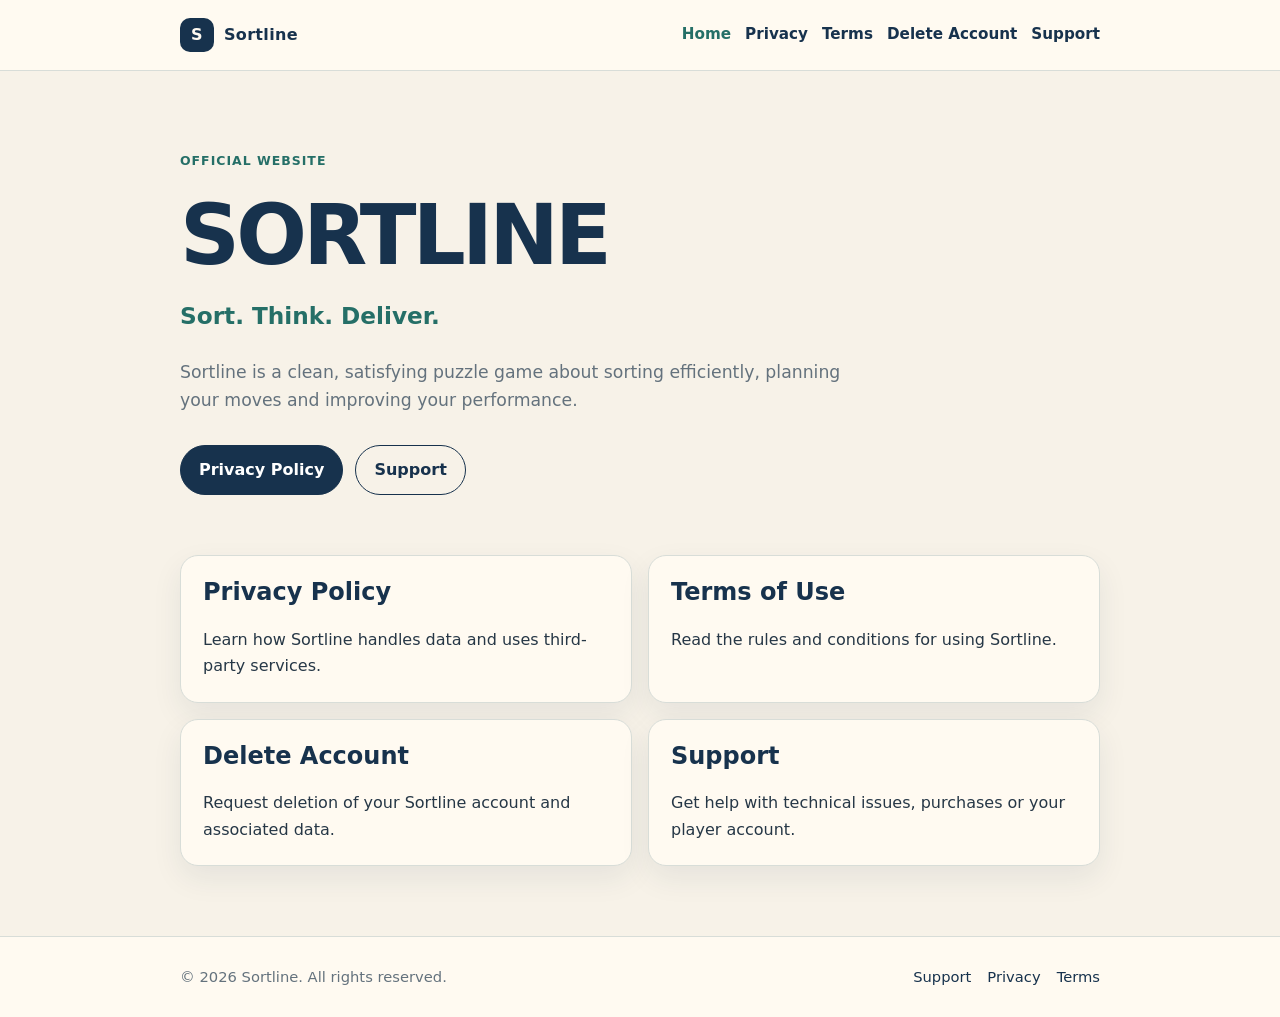
<file: index.html>
<!doctype html>
<html lang="en">
<head>
  <meta charset="utf-8">
  <meta name="viewport" content="width=device-width, initial-scale=1">
  <meta name="description" content="Official website for Sortline, a clean and satisfying sorting puzzle game.">
  <meta name="robots" content="index, follow">
  <title>Sortline — Sort. Think. Deliver.</title>
  <link rel="stylesheet" href="styles.css">
</head>
<body>
  <header class="site-header">
    <nav class="nav" aria-label="Main navigation">
      <a class="brand" href="./" aria-current="page">
        <span class="brand-mark" aria-hidden="true">S</span>
        <span>Sortline</span>
      </a>
      <div class="nav-links">
        <a href="./" aria-current="page">Home</a>
        <a href="privacy/">Privacy</a>
        <a href="terms/">Terms</a>
        <a href="delete-account/">Delete Account</a>
        <a href="support/">Support</a>
      </div>
    </nav>
  </header>

  <main>
    <section class="hero">
      <p class="eyebrow">Official website</p>
      <h1>SORTLINE</h1>
      <p class="tagline">Sort. Think. Deliver.</p>
      <p class="lead">
        Sortline is a clean, satisfying puzzle game about sorting efficiently,
        planning your moves and improving your performance.
      </p>

      <div class="actions">
        <a class="button" href="privacy/">Privacy Policy</a>
        <a class="button button-secondary" href="support/">Support</a>
      </div>
    </section>

    <section class="grid" aria-label="Useful links">
      <a class="card link-card" href="privacy/">
        <h2>Privacy Policy</h2>
        <p>Learn how Sortline handles data and uses third-party services.</p>
      </a>

      <a class="card link-card" href="terms/">
        <h2>Terms of Use</h2>
        <p>Read the rules and conditions for using Sortline.</p>
      </a>

      <a class="card link-card" href="delete-account/">
        <h2>Delete Account</h2>
        <p>Request deletion of your Sortline account and associated data.</p>
      </a>

      <a class="card link-card" href="support/">
        <h2>Support</h2>
        <p>Get help with technical issues, purchases or your player account.</p>
      </a>
    </section>
  </main>

  <footer class="site-footer">
    <div class="footer-inner">
      <div>© 2026 Sortline. All rights reserved.</div>
      <div class="footer-links">
        <a href="support/">Support</a>
        <a href="privacy/">Privacy</a>
        <a href="terms/">Terms</a>
      </div>
    </div>
  </footer>
</body>
</html>
</file>
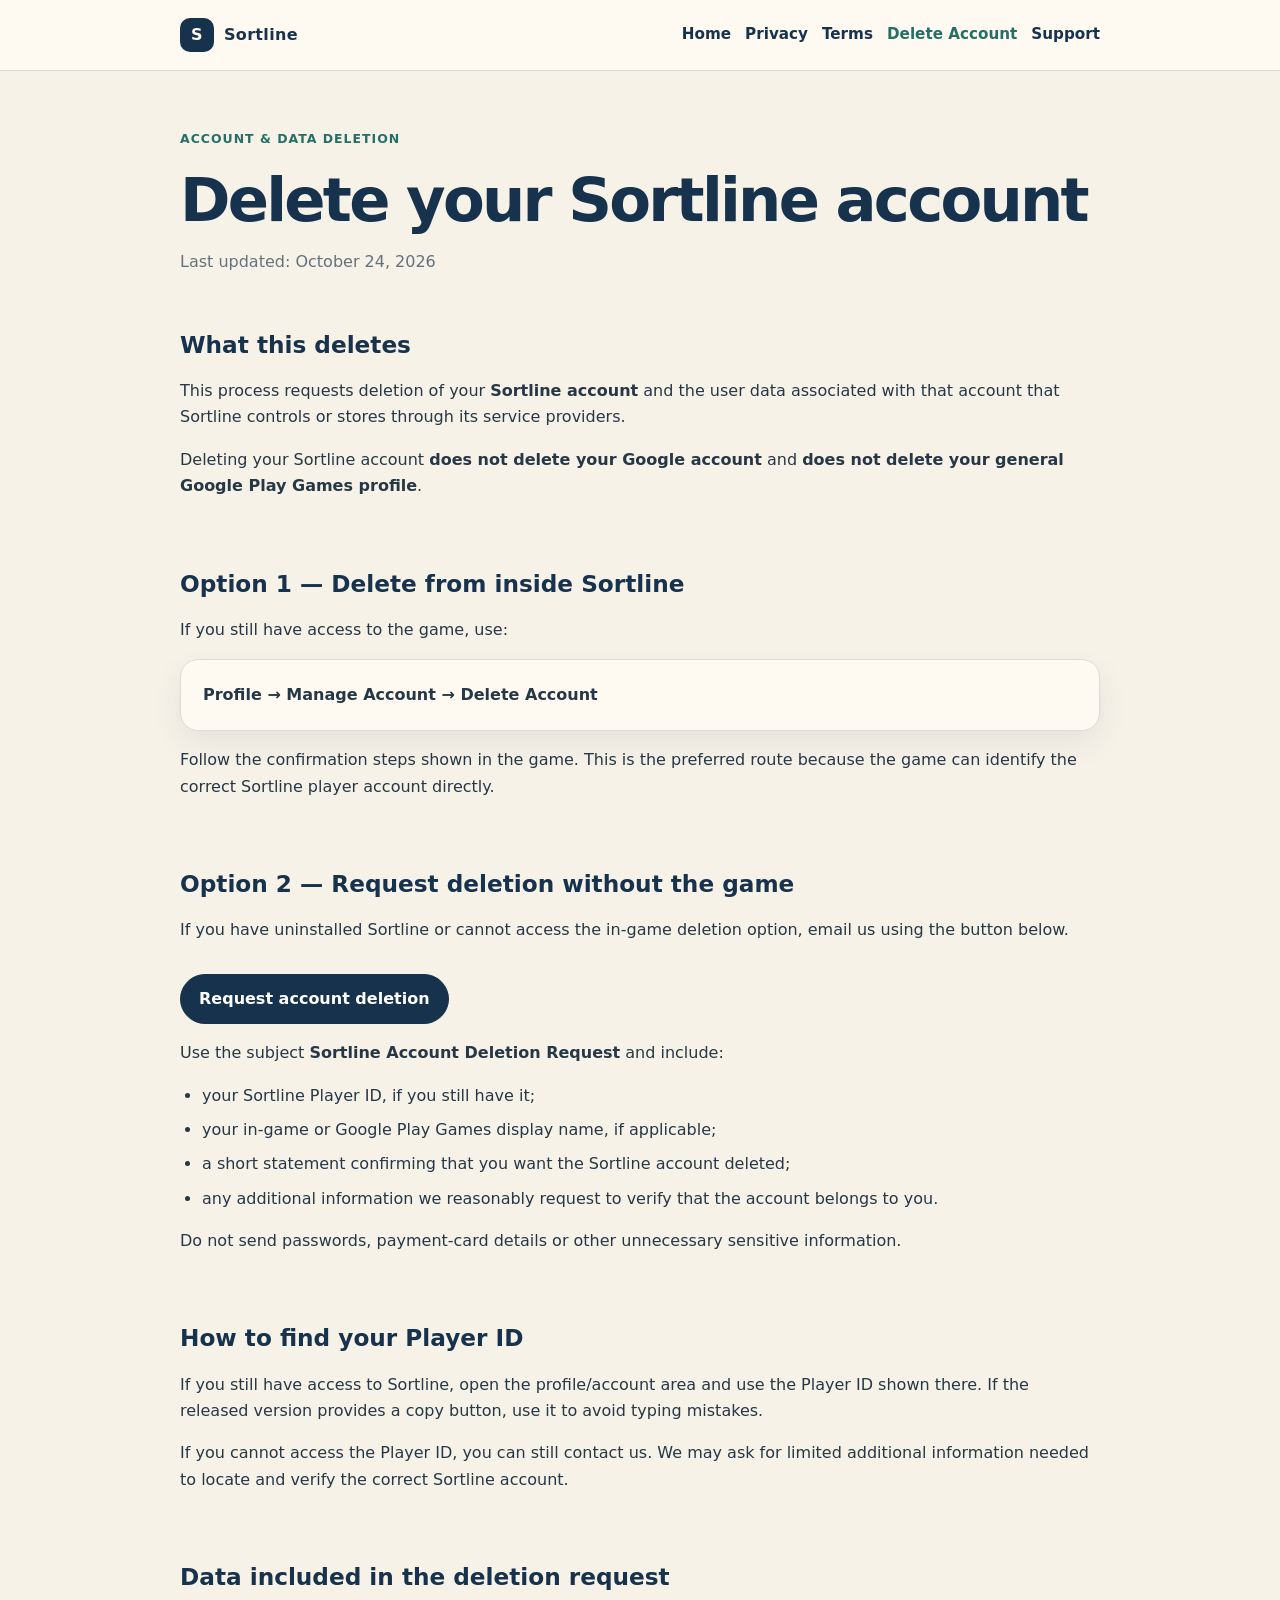
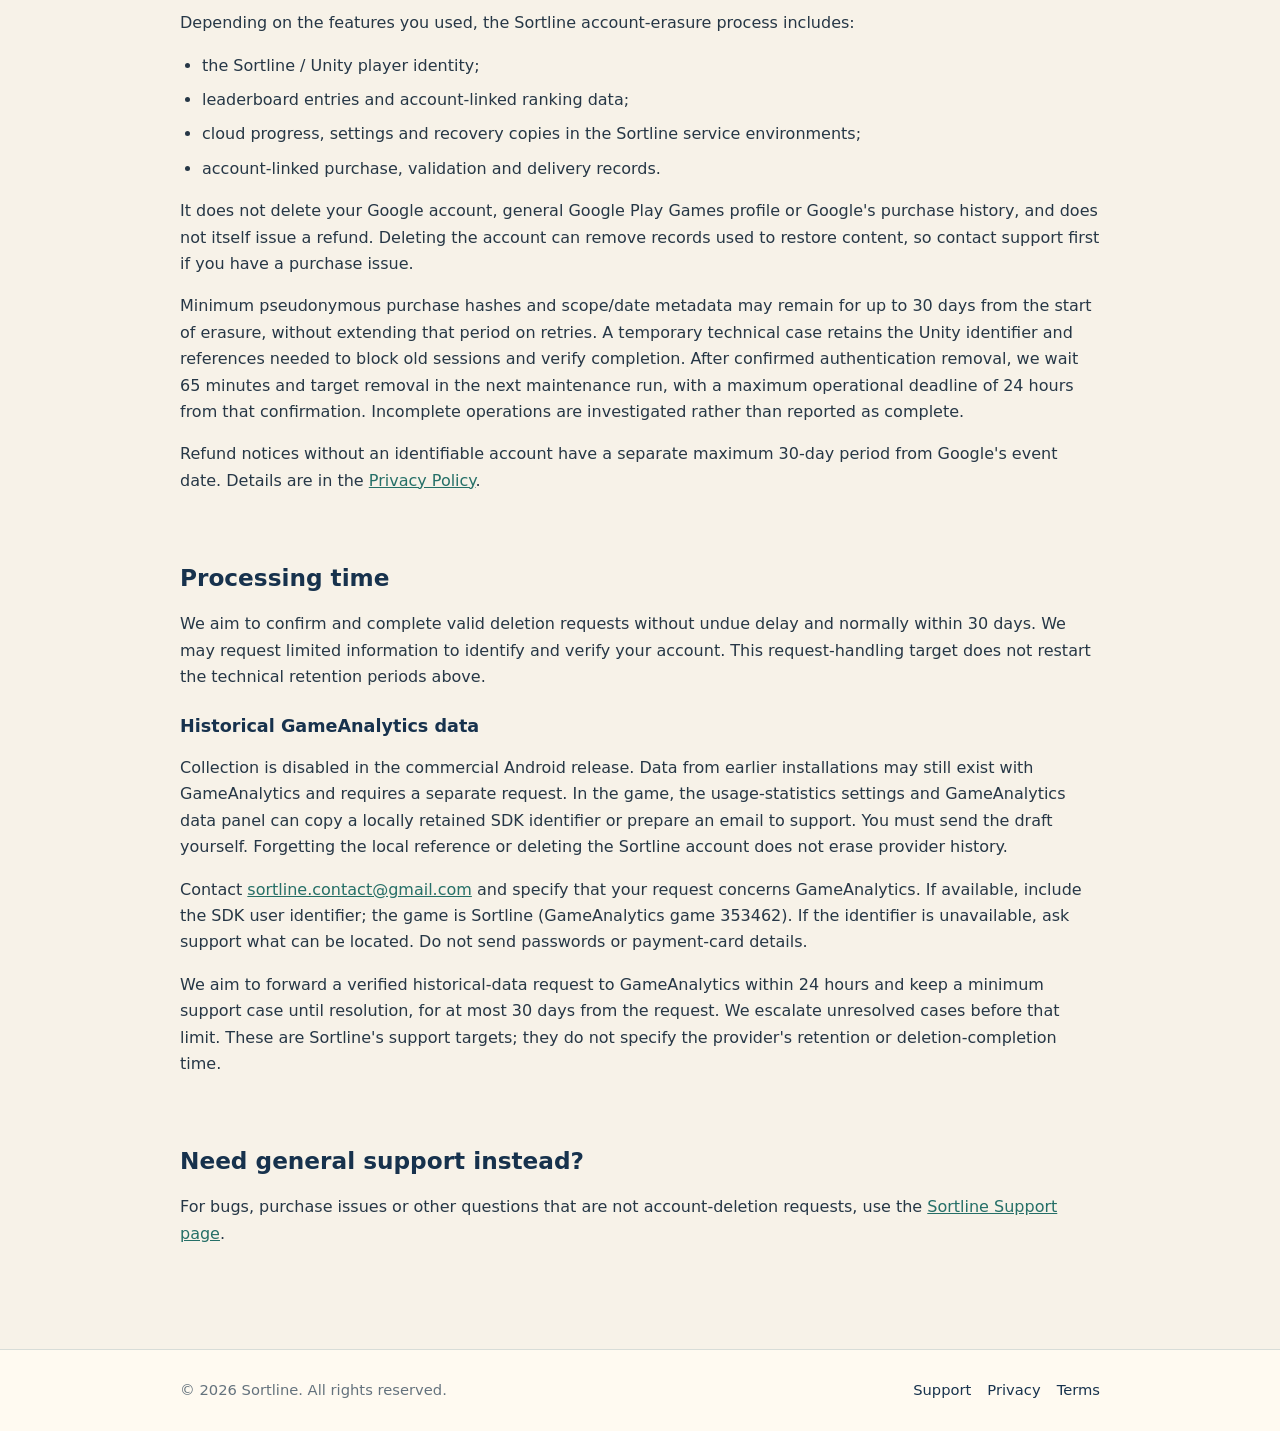
<file: delete-account/index.html>
<!doctype html>
<html lang="en">
<head>
  <meta charset="utf-8">
  <meta name="viewport" content="width=device-width, initial-scale=1">
  <meta name="description" content="Request deletion of your Sortline account and associated data.">
  <meta name="robots" content="index, follow">
  <title>Delete Your Sortline Account</title>
  <link rel="stylesheet" href="../styles.css">
</head>

<body>
  <header class="site-header">
    <nav class="nav" aria-label="Main navigation">
      <a class="brand" href="../">
        <span class="brand-mark" aria-hidden="true">S</span>
        <span>Sortline</span>
      </a>

      <div class="nav-links">
        <a href="../">Home</a>
        <a href="../privacy/">Privacy</a>
        <a href="../terms/">Terms</a>
        <a href="../delete-account/" aria-current="page">Delete Account</a>
        <a href="../support/">Support</a>
      </div>
    </nav>
  </header>

  <main class="content">
    <p class="eyebrow">Account &amp; data deletion</p>
    <h1 class="page-title">Delete your Sortline account</h1>
    <p class="meta">Last updated: October 24, 2026</p>

    <section>
      <h2>What this deletes</h2>

      <p>
        This process requests deletion of your <strong>Sortline account</strong> and the user data
        associated with that account that Sortline controls or stores through its service providers.
      </p>

      <p>
        Deleting your Sortline account <strong>does not delete your Google account</strong> and
        <strong>does not delete your general Google Play Games profile</strong>.
      </p>
    </section>

    <section>
      <h2>Option 1 — Delete from inside Sortline</h2>

      <p>If you still have access to the game, use:</p>

      <div class="card">
        <strong>Profile → Manage Account → Delete Account</strong>
      </div>

      <p>
        Follow the confirmation steps shown in the game. This is the preferred route because the game
        can identify the correct Sortline player account directly.
      </p>
    </section>

    <section>
      <h2>Option 2 — Request deletion without the game</h2>

      <p>
        If you have uninstalled Sortline or cannot access the in-game deletion option, email us using
        the button below.
      </p>

      <div class="actions">
        <a
          class="button"
          href="mailto:sortline.contact@gmail.com?subject=Sortline%20Account%20Deletion%20Request"
        >
          Request account deletion
        </a>
      </div>

      <p>
        Use the subject <strong>Sortline Account Deletion Request</strong> and include:
      </p>

      <ul class="clean-list">
        <li>your Sortline Player ID, if you still have it;</li>
        <li>your in-game or Google Play Games display name, if applicable;</li>
        <li>a short statement confirming that you want the Sortline account deleted;</li>
        <li>
          any additional information we reasonably request to verify that the account belongs to you.
        </li>
      </ul>

      <p>
        Do not send passwords, payment-card details or other unnecessary sensitive information.
      </p>
    </section>

    <section>
      <h2>How to find your Player ID</h2>

      <p>
        If you still have access to Sortline, open the profile/account area and use the Player ID shown
        there. If the released version provides a copy button, use it to avoid typing mistakes.
      </p>

      <p>
        If you cannot access the Player ID, you can still contact us. We may ask for limited additional
        information needed to locate and verify the correct Sortline account.
      </p>
    </section>

    <section>
      <h2>Data included in the deletion request</h2>

      <p>Depending on the features you used, the Sortline account-erasure process includes:</p>
      <ul class="clean-list">
        <li>the Sortline / Unity player identity;</li>
        <li>leaderboard entries and account-linked ranking data;</li>
        <li>cloud progress, settings and recovery copies in the Sortline service environments;</li>
        <li>account-linked purchase, validation and delivery records.</li>
      </ul>
      <p>
        It does not delete your Google account, general Google Play Games profile or Google's
        purchase history, and does not itself issue a refund. Deleting the account can remove
        records used to restore content, so contact support first if you have a purchase issue.
      </p>
      <p>
        Minimum pseudonymous purchase hashes and scope/date metadata may remain for up to 30 days
        from the start of erasure, without extending that period on retries. A temporary technical
        case retains the Unity identifier and references needed to block old sessions and verify
        completion. After confirmed authentication removal, we wait 65 minutes and target removal
        in the next maintenance run, with a maximum operational deadline of 24 hours from that
        confirmation. Incomplete operations are investigated rather than reported as complete.
      </p>
      <p>
        Refund notices without an identifiable account have a separate maximum 30-day period
        from Google's event date. Details are in the <a href="../privacy/">Privacy Policy</a>.
      </p>
    </section>

    <section>
      <h2>Processing time</h2>

      <p>
        We aim to confirm and complete valid deletion requests without undue delay and normally
        within 30 days. We may request limited information to identify and verify your account.
        This request-handling target does not restart the technical retention periods above.
      </p>
      <h3>Historical GameAnalytics data</h3>
      <p>
        Collection is disabled in the commercial Android release. Data from earlier installations
        may still exist with GameAnalytics and requires a separate request. In the game, the
        usage-statistics settings and GameAnalytics data panel can copy a locally retained SDK
        identifier or prepare an email to support. You must send the draft yourself. Forgetting
        the local reference or deleting the Sortline account does not erase provider history.
      </p>
      <p>
        Contact <a href="mailto:sortline.contact@gmail.com">sortline.contact@gmail.com</a> and specify
        that your request concerns GameAnalytics. If available, include the SDK user identifier;
        the game is Sortline (GameAnalytics game 353462). If the identifier is unavailable, ask
        support what can be located. Do not send passwords or payment-card details.
      </p>
      <p>
        We aim to forward a verified historical-data request to GameAnalytics within 24 hours and
        keep a minimum support case until resolution, for at most 30 days from the request.
        We escalate unresolved cases before that limit. These are Sortline's support targets;
        they do not specify the provider's retention or deletion-completion time.
      </p>
    </section>

    <section>
      <h2>Need general support instead?</h2>

      <p>
        For bugs, purchase issues or other questions that are not account-deletion requests, use the
        <a href="../support/">Sortline Support page</a>.
      </p>
    </section>
  </main>

  <footer class="site-footer">
    <div class="footer-inner">
      <div>© 2026 Sortline. All rights reserved.</div>

      <div class="footer-links">
        <a href="../support/">Support</a>
        <a href="../privacy/">Privacy</a>
        <a href="../terms/">Terms</a>
      </div>
    </div>
  </footer>
</body>
</html>
</file>
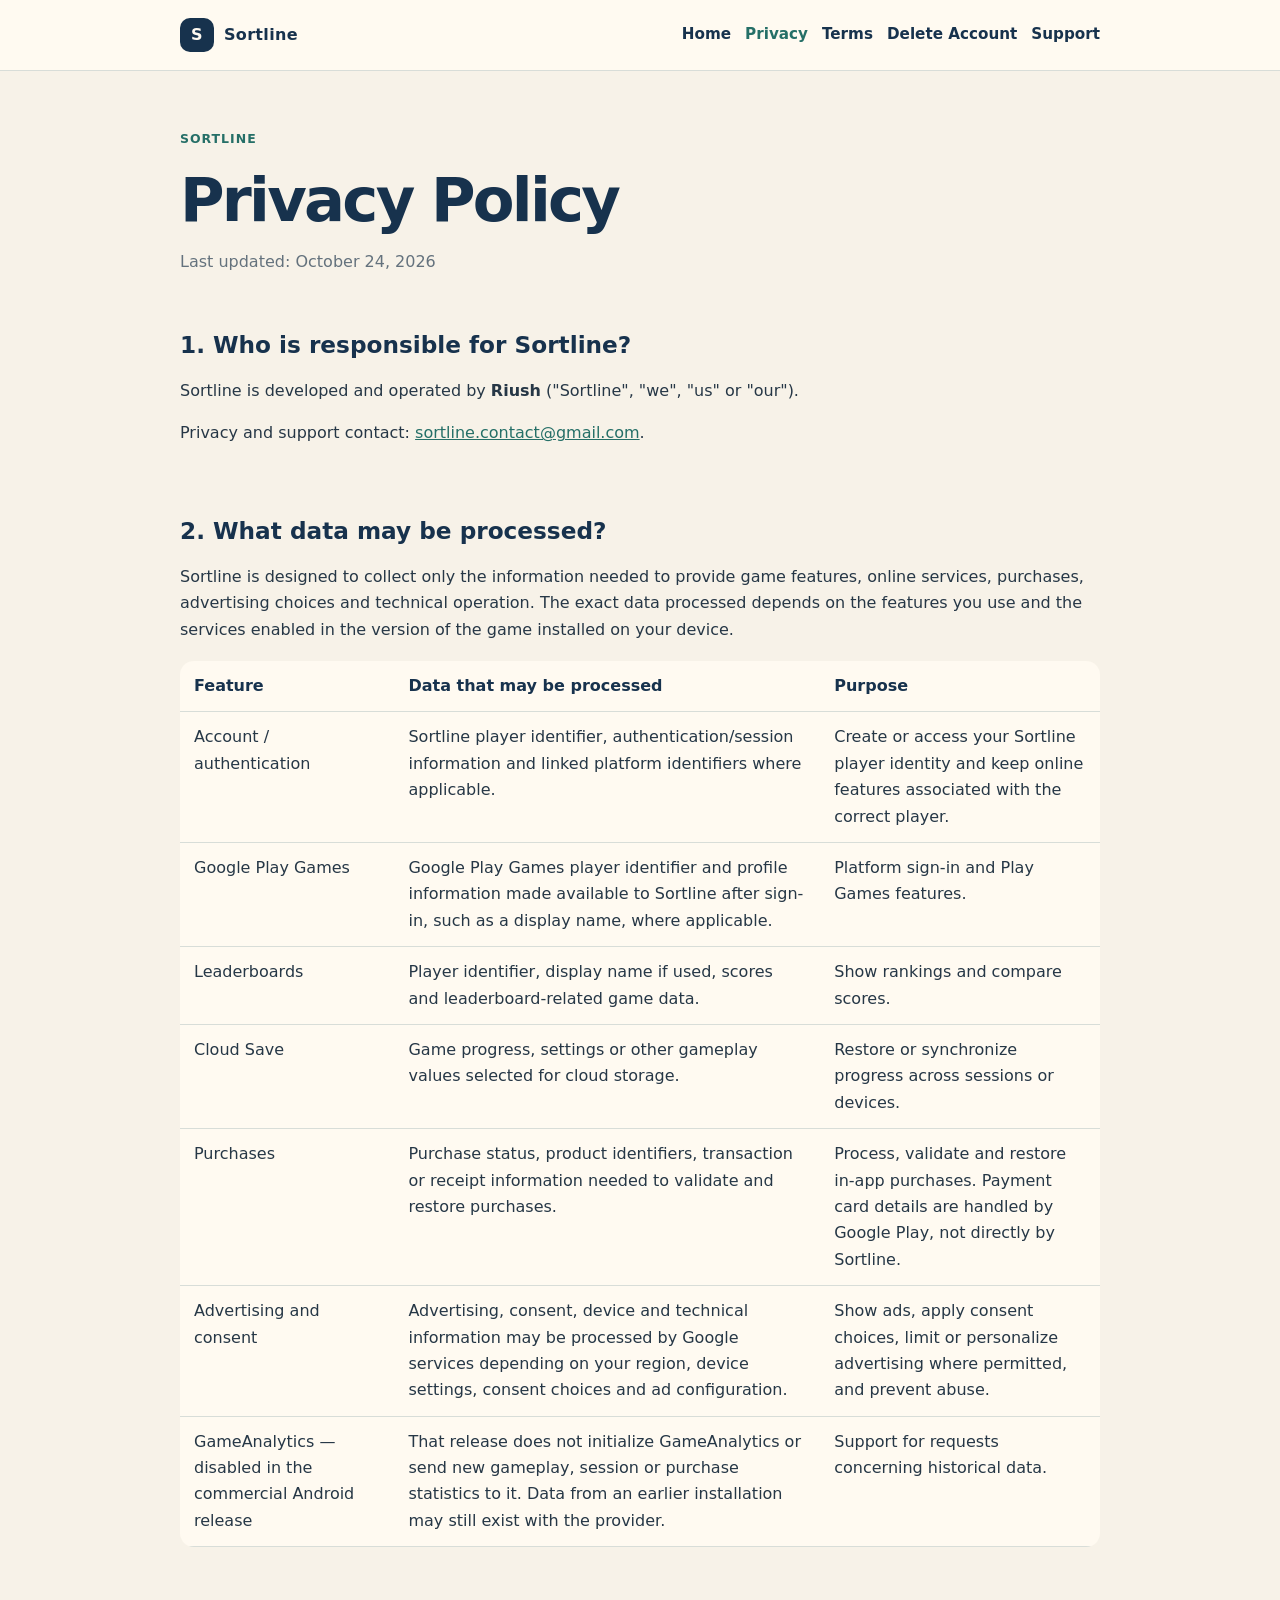
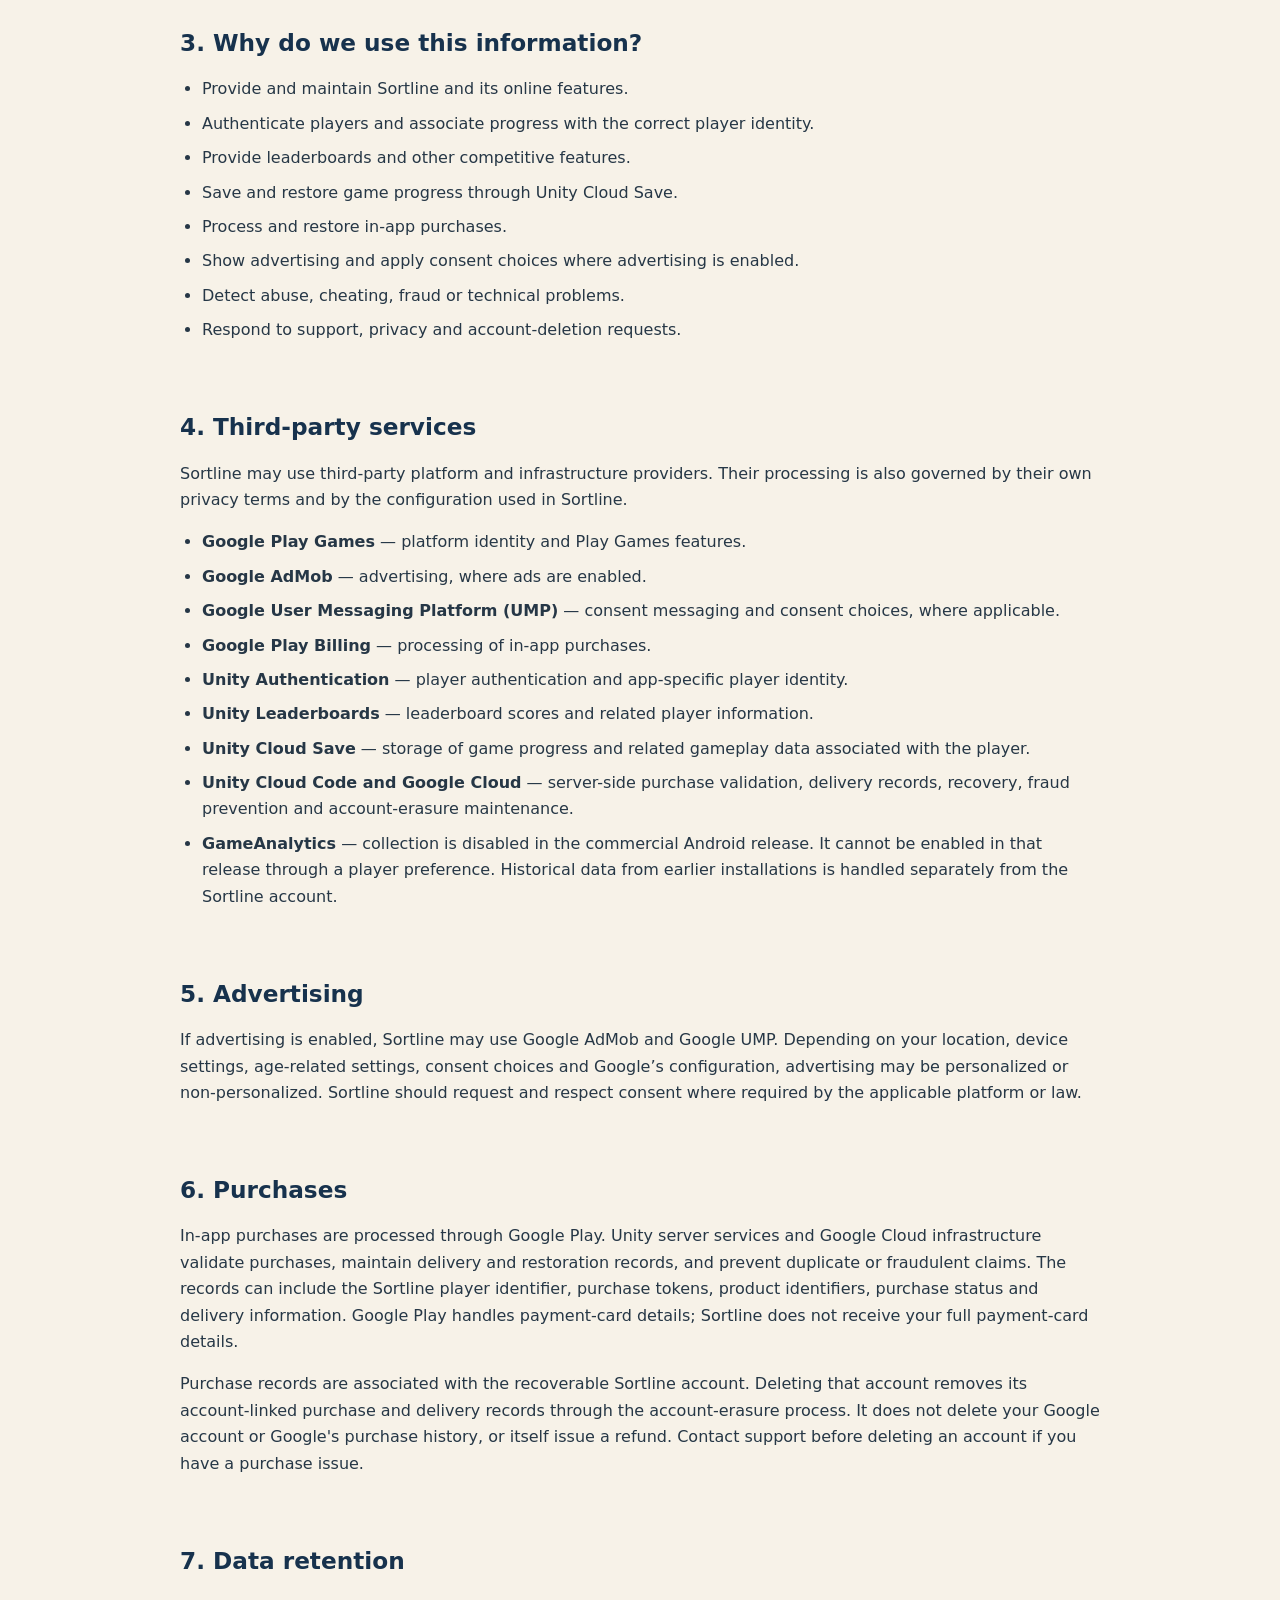
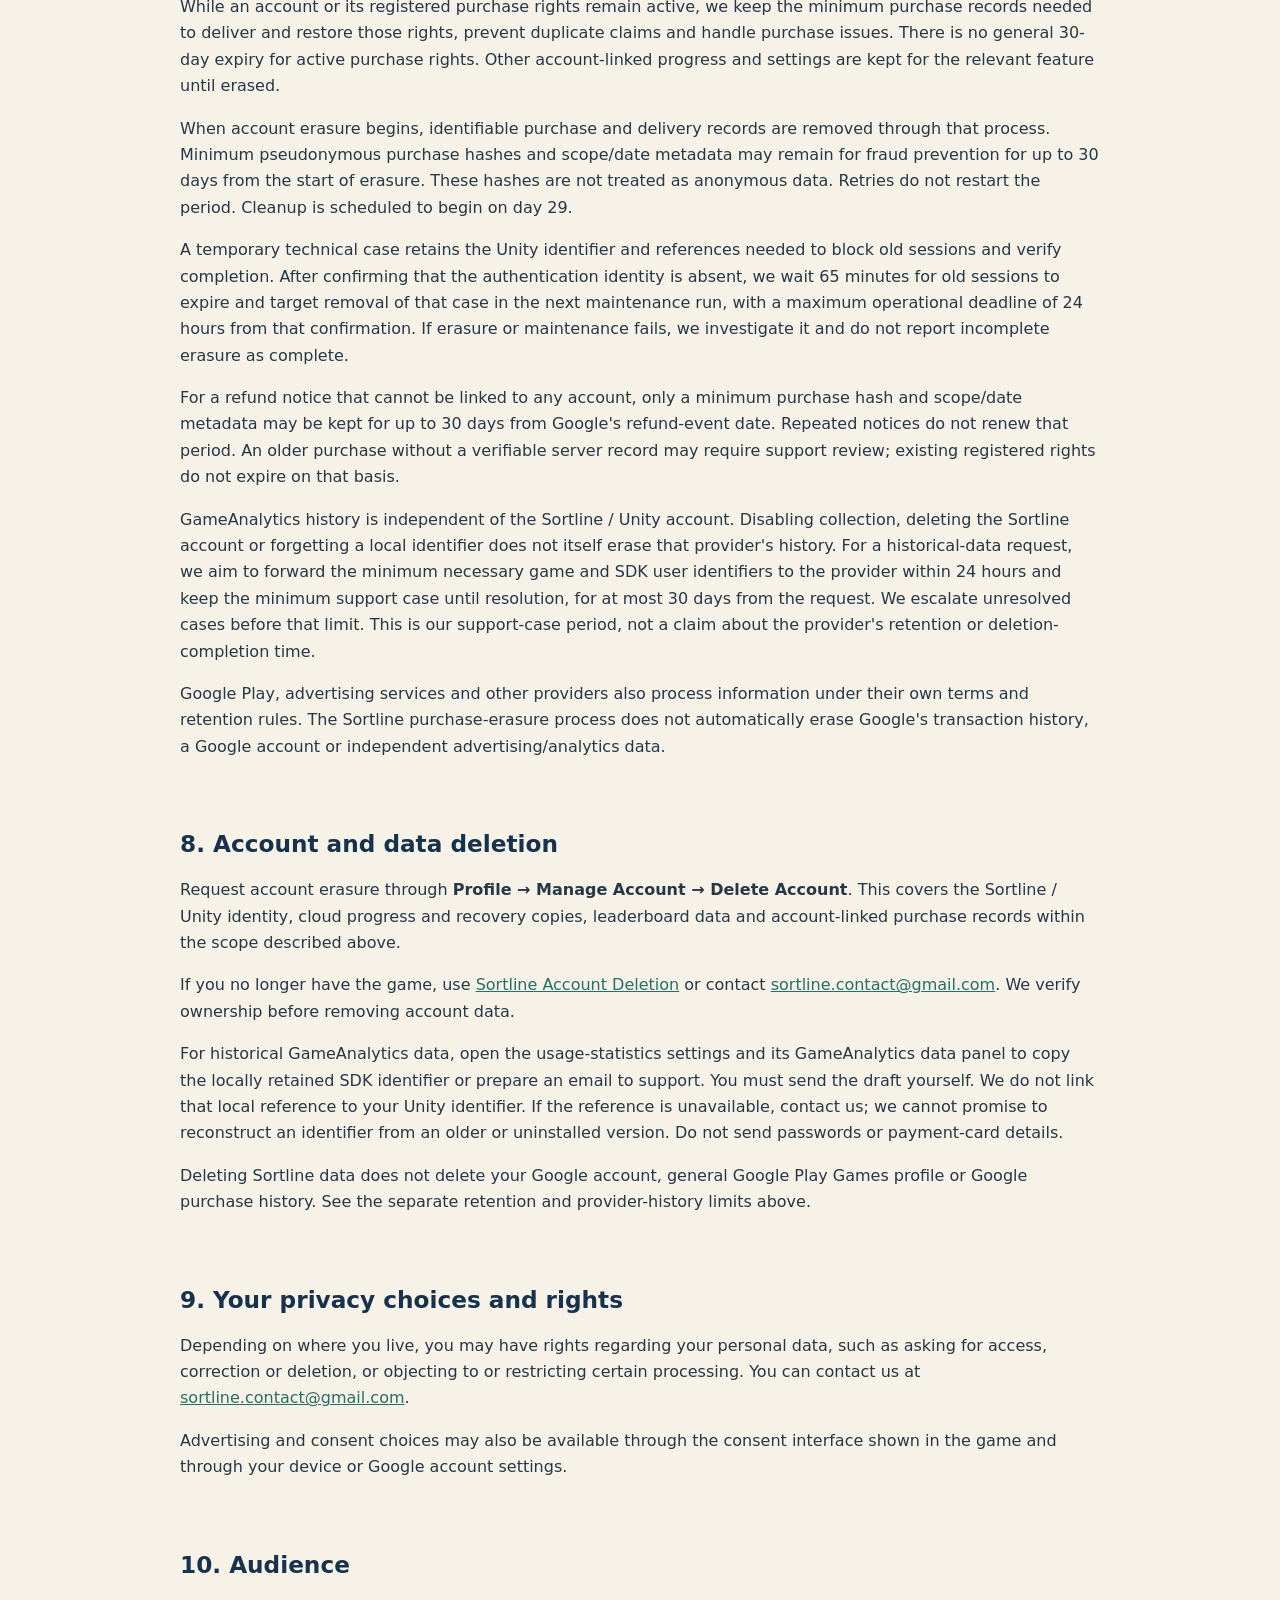
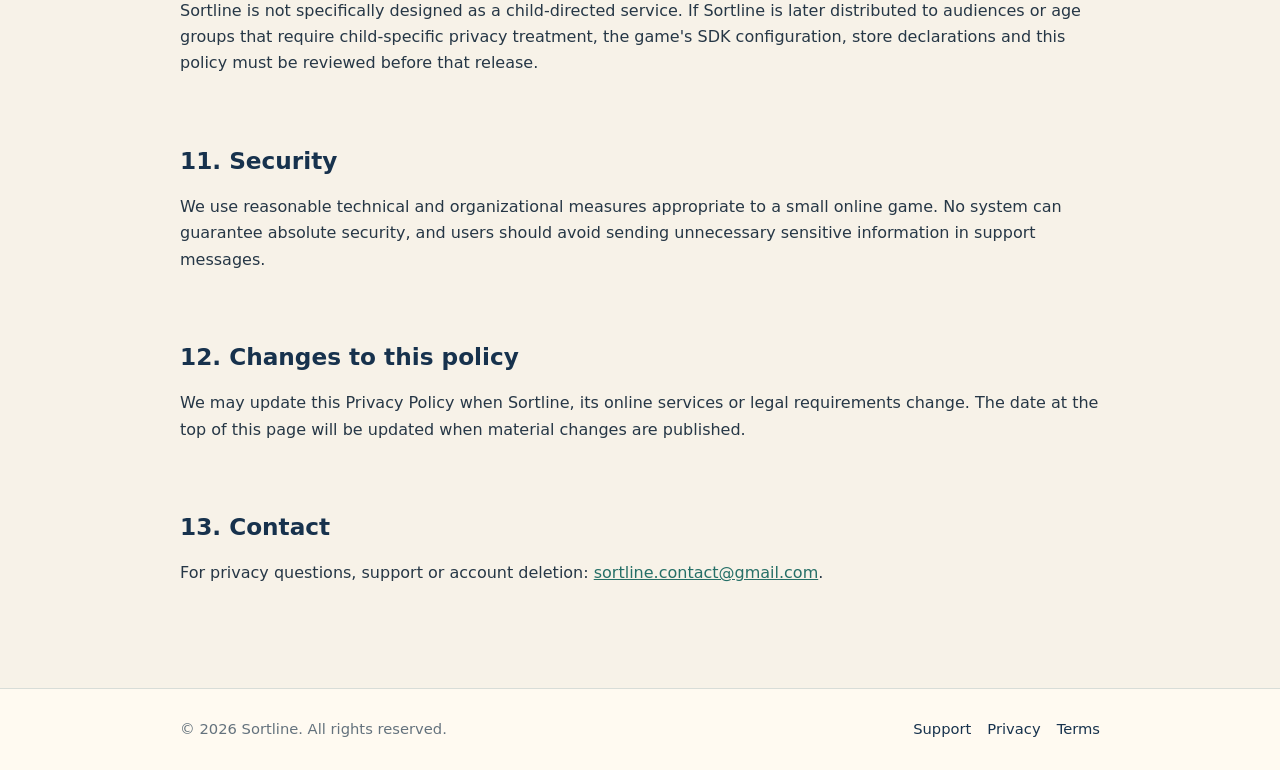
<file: privacy/index.html>
<!doctype html>
<html lang="en">
<head>
  <meta charset="utf-8">
  <meta name="viewport" content="width=device-width, initial-scale=1">
  <meta name="description" content="Privacy Policy for Sortline.">
  <meta name="robots" content="index, follow">
  <title>Privacy Policy — Sortline</title>
  <link rel="stylesheet" href="../styles.css">
</head>

<body>
  <header class="site-header">
    <nav class="nav" aria-label="Main navigation">
      <a class="brand" href="../">
        <span class="brand-mark" aria-hidden="true">S</span>
        <span>Sortline</span>
      </a>

      <div class="nav-links">
        <a href="../">Home</a>
        <a href="../privacy/" aria-current="page">Privacy</a>
        <a href="../terms/">Terms</a>
        <a href="../delete-account/">Delete Account</a>
        <a href="../support/">Support</a>
      </div>
    </nav>
  </header>

  <main class="content">
    <p class="eyebrow">Sortline</p>
    <h1 class="page-title">Privacy Policy</h1>
    <p class="meta">Last updated: October 24, 2026</p>

    <section>
      <h2>1. Who is responsible for Sortline?</h2>

      <p>
        Sortline is developed and operated by <strong>Riush</strong>
        ("Sortline", "we", "us" or "our").
      </p>

      <p>
        Privacy and support contact:
        <a href="mailto:sortline.contact@gmail.com">sortline.contact@gmail.com</a>.
      </p>
    </section>

    <section>
      <h2>2. What data may be processed?</h2>

      <p>
        Sortline is designed to collect only the information needed to provide game features,
        online services, purchases, advertising choices and technical operation. The exact data
        processed depends on the features you use and the services enabled in the version of the game
        installed on your device.
      </p>

      <table class="data-table">
        <thead>
          <tr>
            <th>Feature</th>
            <th>Data that may be processed</th>
            <th>Purpose</th>
          </tr>
        </thead>

        <tbody>
          <tr>
            <td data-label="Feature">Account / authentication</td>
            <td data-label="Data">
              Sortline player identifier, authentication/session information and linked
              platform identifiers where applicable.
            </td>
            <td data-label="Purpose">
              Create or access your Sortline player identity and keep online features
              associated with the correct player.
            </td>
          </tr>

          <tr>
            <td data-label="Feature">Google Play Games</td>
            <td data-label="Data">
              Google Play Games player identifier and profile information made available
              to Sortline after sign-in, such as a display name, where applicable.
            </td>
            <td data-label="Purpose">
              Platform sign-in and Play Games features.
            </td>
          </tr>

          <tr>
            <td data-label="Feature">Leaderboards</td>
            <td data-label="Data">
              Player identifier, display name if used, scores and leaderboard-related game data.
            </td>
            <td data-label="Purpose">
              Show rankings and compare scores.
            </td>
          </tr>

          <tr>
            <td data-label="Feature">Cloud Save</td>
            <td data-label="Data">
              Game progress, settings or other gameplay values selected for cloud storage.
            </td>
            <td data-label="Purpose">
              Restore or synchronize progress across sessions or devices.
            </td>
          </tr>

          <tr>
            <td data-label="Feature">Purchases</td>
            <td data-label="Data">
              Purchase status, product identifiers, transaction or receipt information
              needed to validate and restore purchases.
            </td>
            <td data-label="Purpose">
              Process, validate and restore in-app purchases. Payment card details are
              handled by Google Play, not directly by Sortline.
            </td>
          </tr>

          <tr>
            <td data-label="Feature">Advertising and consent</td>
            <td data-label="Data">
              Advertising, consent, device and technical information may be processed by
              Google services depending on your region, device settings, consent choices
              and ad configuration.
            </td>
            <td data-label="Purpose">
              Show ads, apply consent choices, limit or personalize advertising where
              permitted, and prevent abuse.
            </td>
          </tr>

          <tr>
            <td data-label="Feature">GameAnalytics — disabled in the commercial Android release</td>
            <td data-label="Data">
              That release does not initialize GameAnalytics or send new gameplay, session or purchase statistics to it.
              Data from an earlier installation may still exist with the provider.
            </td>
            <td data-label="Purpose">Support for requests concerning historical data.</td>
          </tr>
        </tbody>
      </table>
    </section>

    <section>
      <h2>3. Why do we use this information?</h2>

      <ul class="clean-list">
        <li>Provide and maintain Sortline and its online features.</li>
        <li>Authenticate players and associate progress with the correct player identity.</li>
        <li>Provide leaderboards and other competitive features.</li>
        <li>Save and restore game progress through Unity Cloud Save.</li>
        <li>Process and restore in-app purchases.</li>
        <li>Show advertising and apply consent choices where advertising is enabled.</li>
        <li>Detect abuse, cheating, fraud or technical problems.</li>
        <li>Respond to support, privacy and account-deletion requests.</li>
      </ul>
    </section>

    <section>
      <h2>4. Third-party services</h2>

      <p>
        Sortline may use third-party platform and infrastructure providers. Their processing
        is also governed by their own privacy terms and by the configuration used in Sortline.
      </p>

      <ul class="clean-list">
        <li>
          <strong>Google Play Games</strong> — platform identity and Play Games features.
        </li>

        <li>
          <strong>Google AdMob</strong> — advertising, where ads are enabled.
        </li>

        <li>
          <strong>Google User Messaging Platform (UMP)</strong> — consent messaging
          and consent choices, where applicable.
        </li>

        <li>
          <strong>Google Play Billing</strong> — processing of in-app purchases.
        </li>

        <li>
          <strong>Unity Authentication</strong> — player authentication and
          app-specific player identity.
        </li>

        <li>
          <strong>Unity Leaderboards</strong> — leaderboard scores and related
          player information.
        </li>

        <li>
          <strong>Unity Cloud Save</strong> — storage of game progress and
          related gameplay data associated with the player.
        </li>

        <li>
          <strong>Unity Cloud Code and Google Cloud</strong> — server-side purchase validation,
          delivery records, recovery, fraud prevention and account-erasure maintenance.
        </li>
        <li>
          <strong>GameAnalytics</strong> — collection is disabled in the commercial Android release.
          It cannot be enabled in that release through a player preference. Historical data from
          earlier installations is handled separately from the Sortline account.
        </li>
      </ul>
    </section>

    <section>
      <h2>5. Advertising</h2>

      <p>
        If advertising is enabled, Sortline may use Google AdMob and Google UMP.
        Depending on your location, device settings, age-related settings, consent
        choices and Google’s configuration, advertising may be personalized or
        non-personalized. Sortline should request and respect consent where required
        by the applicable platform or law.
      </p>
    </section>

    <section>
      <h2>6. Purchases</h2>

      <p>
        In-app purchases are processed through Google Play. Unity server services and Google Cloud
        infrastructure validate purchases, maintain delivery and restoration records, and prevent
        duplicate or fraudulent claims. The records can include the Sortline player identifier,
        purchase tokens, product identifiers, purchase status and delivery information.
        Google Play handles payment-card details; Sortline does not receive your full payment-card details.
      </p>
      <p>
        Purchase records are associated with the recoverable Sortline account. Deleting that
        account removes its account-linked purchase and delivery records through the account-erasure
        process. It does not delete your Google account or Google's purchase history, or itself issue
        a refund. Contact support before deleting an account if you have a purchase issue.
      </p>
    </section>

    <section>
      <h2>7. Data retention</h2>

      <p>
        While an account or its registered purchase rights remain active, we keep the minimum
        purchase records needed to deliver and restore those rights, prevent duplicate claims and
        handle purchase issues. There is no general 30-day expiry for active purchase rights.
        Other account-linked progress and settings are kept for the relevant feature until erased.
      </p>
      <p>
        When account erasure begins, identifiable purchase and delivery records are removed through
        that process. Minimum pseudonymous purchase hashes and scope/date metadata may remain for
        fraud prevention for up to 30 days from the start of erasure. These hashes are not treated
        as anonymous data. Retries do not restart the period. Cleanup is scheduled to begin on day 29.
      </p>
      <p>
        A temporary technical case retains the Unity identifier and references needed to block
        old sessions and verify completion. After confirming that the authentication identity is
        absent, we wait 65 minutes for old sessions to expire and target removal of that case in the
        next maintenance run, with a maximum operational deadline of 24 hours from that confirmation.
        If erasure or maintenance fails, we investigate it and do not report incomplete erasure as complete.
      </p>
      <p>
        For a refund notice that cannot be linked to any account, only a minimum purchase hash
        and scope/date metadata may be kept for up to 30 days from Google's refund-event date.
        Repeated notices do not renew that period. An older purchase without a verifiable server
        record may require support review; existing registered rights do not expire on that basis.
      </p>
      <p>
        GameAnalytics history is independent of the Sortline / Unity account. Disabling collection,
        deleting the Sortline account or forgetting a local identifier does not itself erase that
        provider's history. For a historical-data request, we aim to forward the minimum necessary
        game and SDK user identifiers to the provider within 24 hours and keep the minimum support
        case until resolution, for at most 30 days from the request. We escalate unresolved cases
        before that limit. This is our support-case period, not a claim about the provider's retention
        or deletion-completion time.
      </p>
      <p>
        Google Play, advertising services and other providers also process information under their
        own terms and retention rules. The Sortline purchase-erasure process does not automatically
        erase Google's transaction history, a Google account or independent advertising/analytics data.
      </p>
    </section>

    <section>
      <h2>8. Account and data deletion</h2>

      <p>
        Request account erasure through <strong>Profile → Manage Account → Delete Account</strong>.
        This covers the Sortline / Unity identity, cloud progress and recovery copies, leaderboard
        data and account-linked purchase records within the scope described above.
      </p>
      <p>
        If you no longer have the game, use <a href="../delete-account/">Sortline Account Deletion</a>
        or contact <a href="mailto:sortline.contact@gmail.com">sortline.contact@gmail.com</a>.
        We verify ownership before removing account data.
      </p>
      <p>
        For historical GameAnalytics data, open the usage-statistics settings and its GameAnalytics
        data panel to copy the locally retained SDK identifier or prepare an email to support.
        You must send the draft yourself. We do not link that local reference to your Unity identifier.
        If the reference is unavailable, contact us; we cannot promise to reconstruct an identifier
        from an older or uninstalled version. Do not send passwords or payment-card details.
      </p>
      <p>
        Deleting Sortline data does not delete your Google account, general Google Play Games profile
        or Google purchase history. See the separate retention and provider-history limits above.
      </p>
    </section>

    <section>
      <h2>9. Your privacy choices and rights</h2>

      <p>
        Depending on where you live, you may have rights regarding your personal data,
        such as asking for access, correction or deletion, or objecting to or restricting
        certain processing. You can contact us at
        <a href="mailto:sortline.contact@gmail.com">sortline.contact@gmail.com</a>.
      </p>

      <p>
        Advertising and consent choices may also be available through the consent
        interface shown in the game and through your device or Google account settings.
      </p>
    </section>

    <section>
      <h2>10. Audience</h2>

      <p>
        Sortline is not specifically designed as a child-directed service. If Sortline
        is later distributed to audiences or age groups that require child-specific privacy
        treatment, the game's SDK configuration, store declarations and this policy must
        be reviewed before that release.
      </p>
    </section>

    <section>
      <h2>11. Security</h2>

      <p>
        We use reasonable technical and organizational measures appropriate to a small
        online game. No system can guarantee absolute security, and users should avoid
        sending unnecessary sensitive information in support messages.
      </p>
    </section>

    <section>
      <h2>12. Changes to this policy</h2>

      <p>
        We may update this Privacy Policy when Sortline, its online services or legal
        requirements change. The date at the top of this page will be updated when
        material changes are published.
      </p>
    </section>

    <section>
      <h2>13. Contact</h2>

      <p>
        For privacy questions, support or account deletion:
        <a href="mailto:sortline.contact@gmail.com">sortline.contact@gmail.com</a>.
      </p>
    </section>
  </main>

  <footer class="site-footer">
    <div class="footer-inner">
      <div>© 2026 Sortline. All rights reserved.</div>

      <div class="footer-links">
        <a href="../support/">Support</a>
        <a href="../privacy/">Privacy</a>
        <a href="../terms/">Terms</a>
      </div>
    </div>
  </footer>
</body>
</html>
</file>
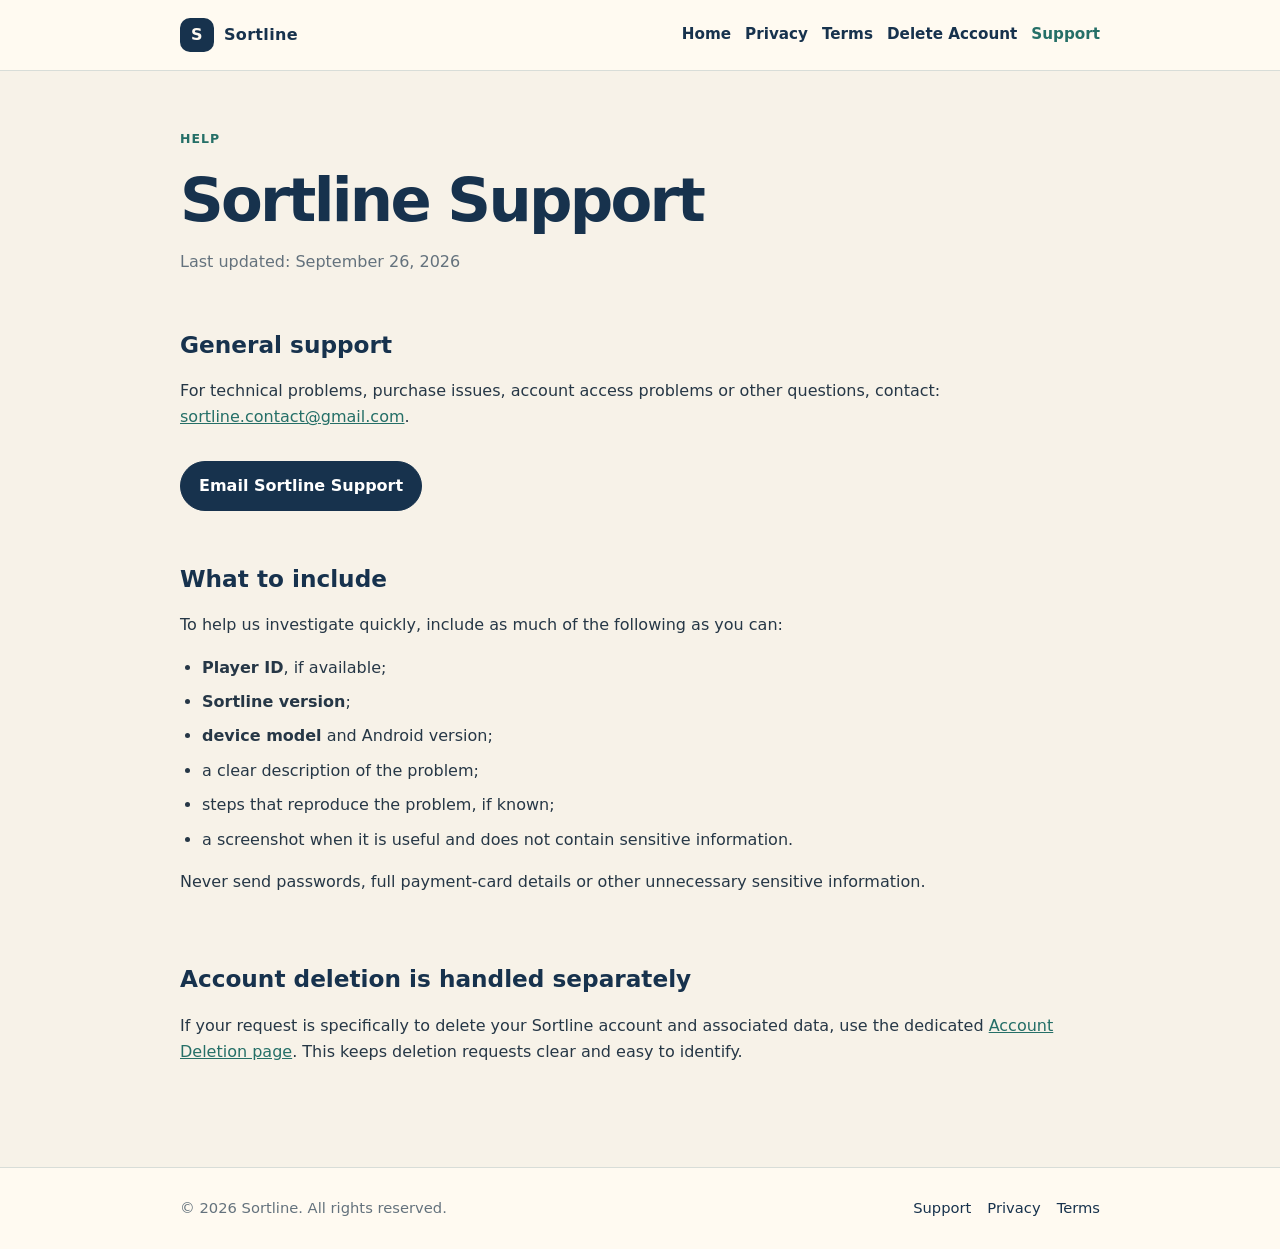
<file: support/index.html>
<!doctype html>
<html lang="en">
<head>
  <meta charset="utf-8">
  <meta name="viewport" content="width=device-width, initial-scale=1">
  <meta name="description" content="Support for Sortline.">
  <meta name="robots" content="index, follow">
  <title>Support — Sortline</title>
  <link rel="stylesheet" href="../styles.css">
</head>
<body>
  <header class="site-header">
    <nav class="nav" aria-label="Main navigation">
      <a class="brand" href="../">
        <span class="brand-mark" aria-hidden="true">S</span>
        <span>Sortline</span>
      </a>
      <div class="nav-links">
        <a href="../">Home</a>
        <a href="../privacy/">Privacy</a>
        <a href="../terms/">Terms</a>
        <a href="../delete-account/">Delete Account</a>
        <a href="../support/" aria-current="page">Support</a>
      </div>
    </nav>
  </header>

  <main class="content">
    <p class="eyebrow">Help</p>
    <h1 class="page-title">Sortline Support</h1>
    <p class="meta">Last updated: September 26, 2026</p>

    <section>
      <h2>General support</h2>
      <p>
        For technical problems, purchase issues, account access problems or other questions, contact:
        <a href="mailto:sortline.contact@gmail.com">sortline.contact@gmail.com</a>.
      </p>

      <div class="actions">
        <a
          class="button"
          href="mailto:sortline.contact@gmail.com?subject=Sortline%20Support%20Request"
        >
          Email Sortline Support
        </a>
      </div>
    </section>

    <section>
      <h2>What to include</h2>
      <p>To help us investigate quickly, include as much of the following as you can:</p>
      <ul class="clean-list">
        <li><strong>Player ID</strong>, if available;</li>
        <li><strong>Sortline version</strong>;</li>
        <li><strong>device model</strong> and Android version;</li>
        <li>a clear description of the problem;</li>
        <li>steps that reproduce the problem, if known;</li>
        <li>a screenshot when it is useful and does not contain sensitive information.</li>
      </ul>
      <p>
        Never send passwords, full payment-card details or other unnecessary sensitive information.
      </p>
    </section>

    <section>
      <h2>Account deletion is handled separately</h2>
      <p>
        If your request is specifically to delete your Sortline account and associated data, use the
        dedicated <a href="../delete-account/">Account Deletion page</a>. This keeps deletion requests
        clear and easy to identify.
      </p>
    </section>
  </main>

  <footer class="site-footer">
    <div class="footer-inner">
      <div>© 2026 Sortline. All rights reserved.</div>
      <div class="footer-links">
        <a href="../support/">Support</a>
        <a href="../privacy/">Privacy</a>
        <a href="../terms/">Terms</a>
      </div>
    </div>
  </footer>
</body>
</html>
</file>
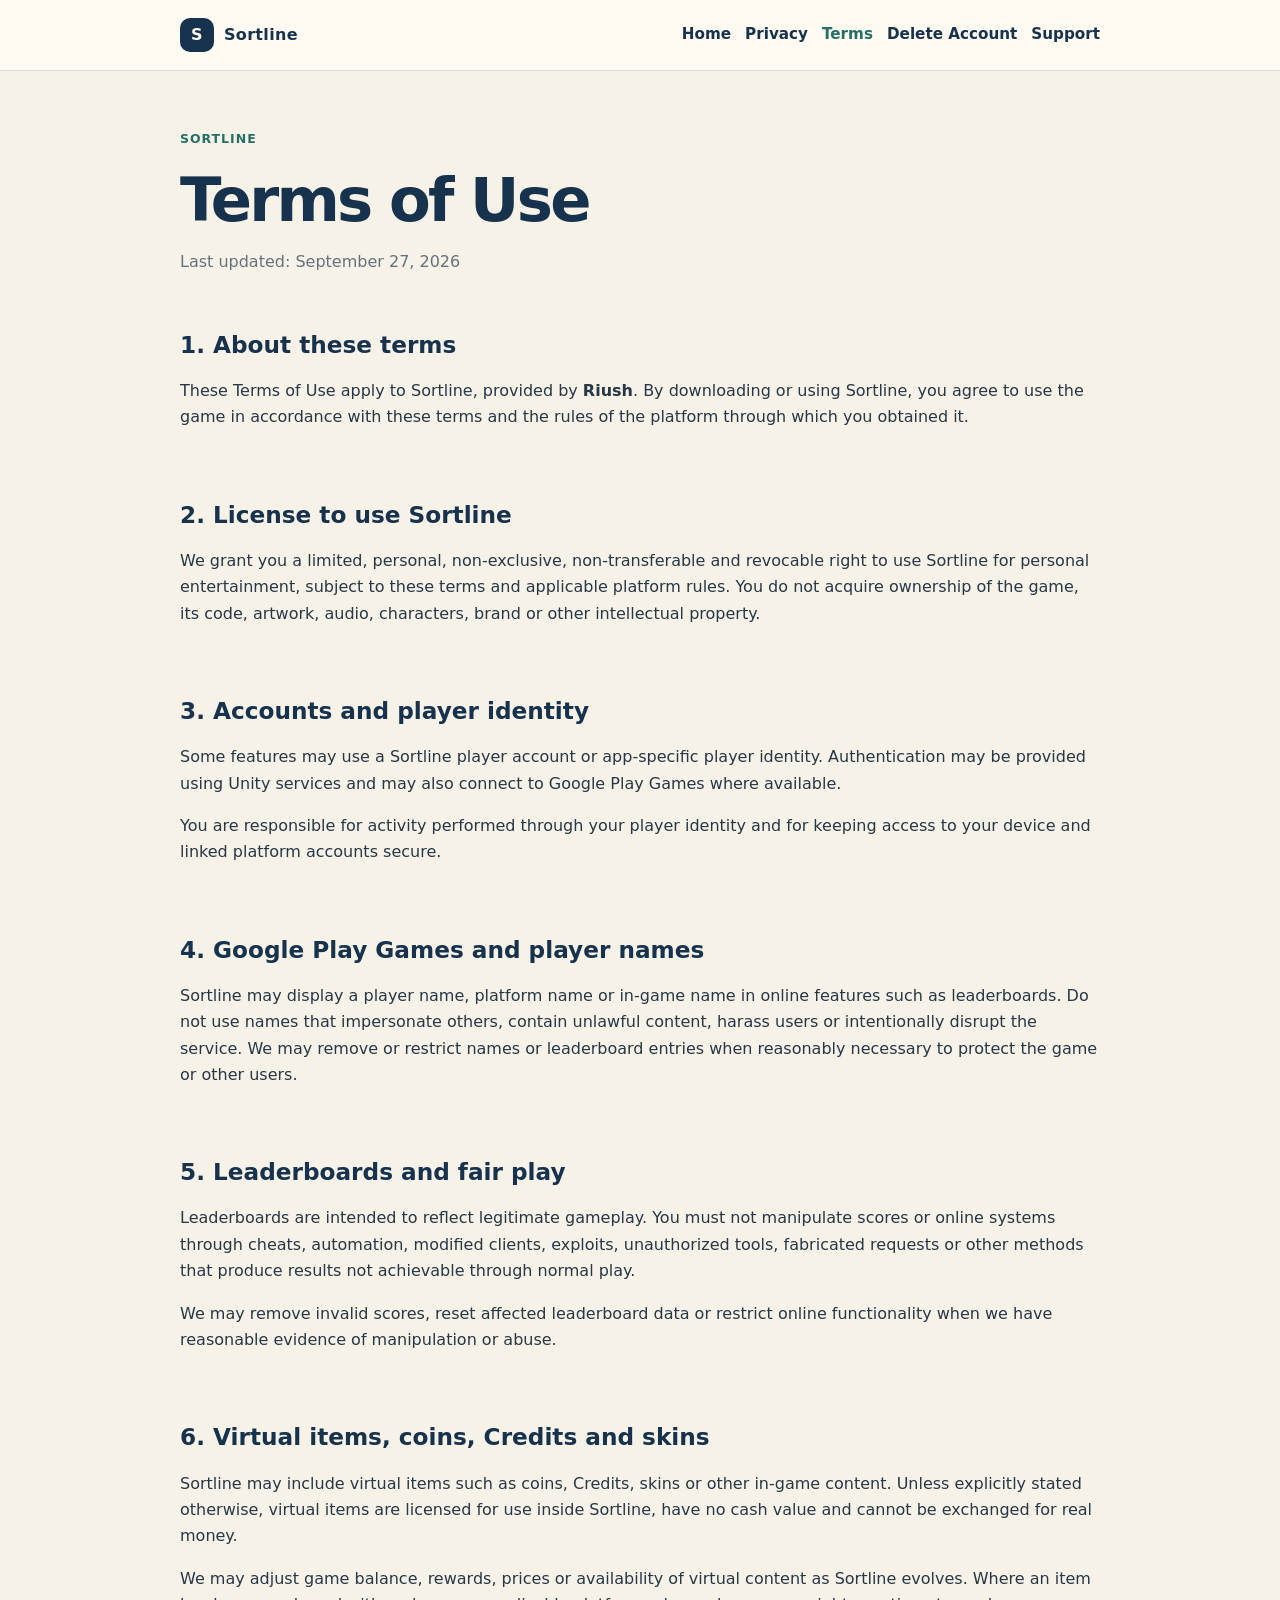
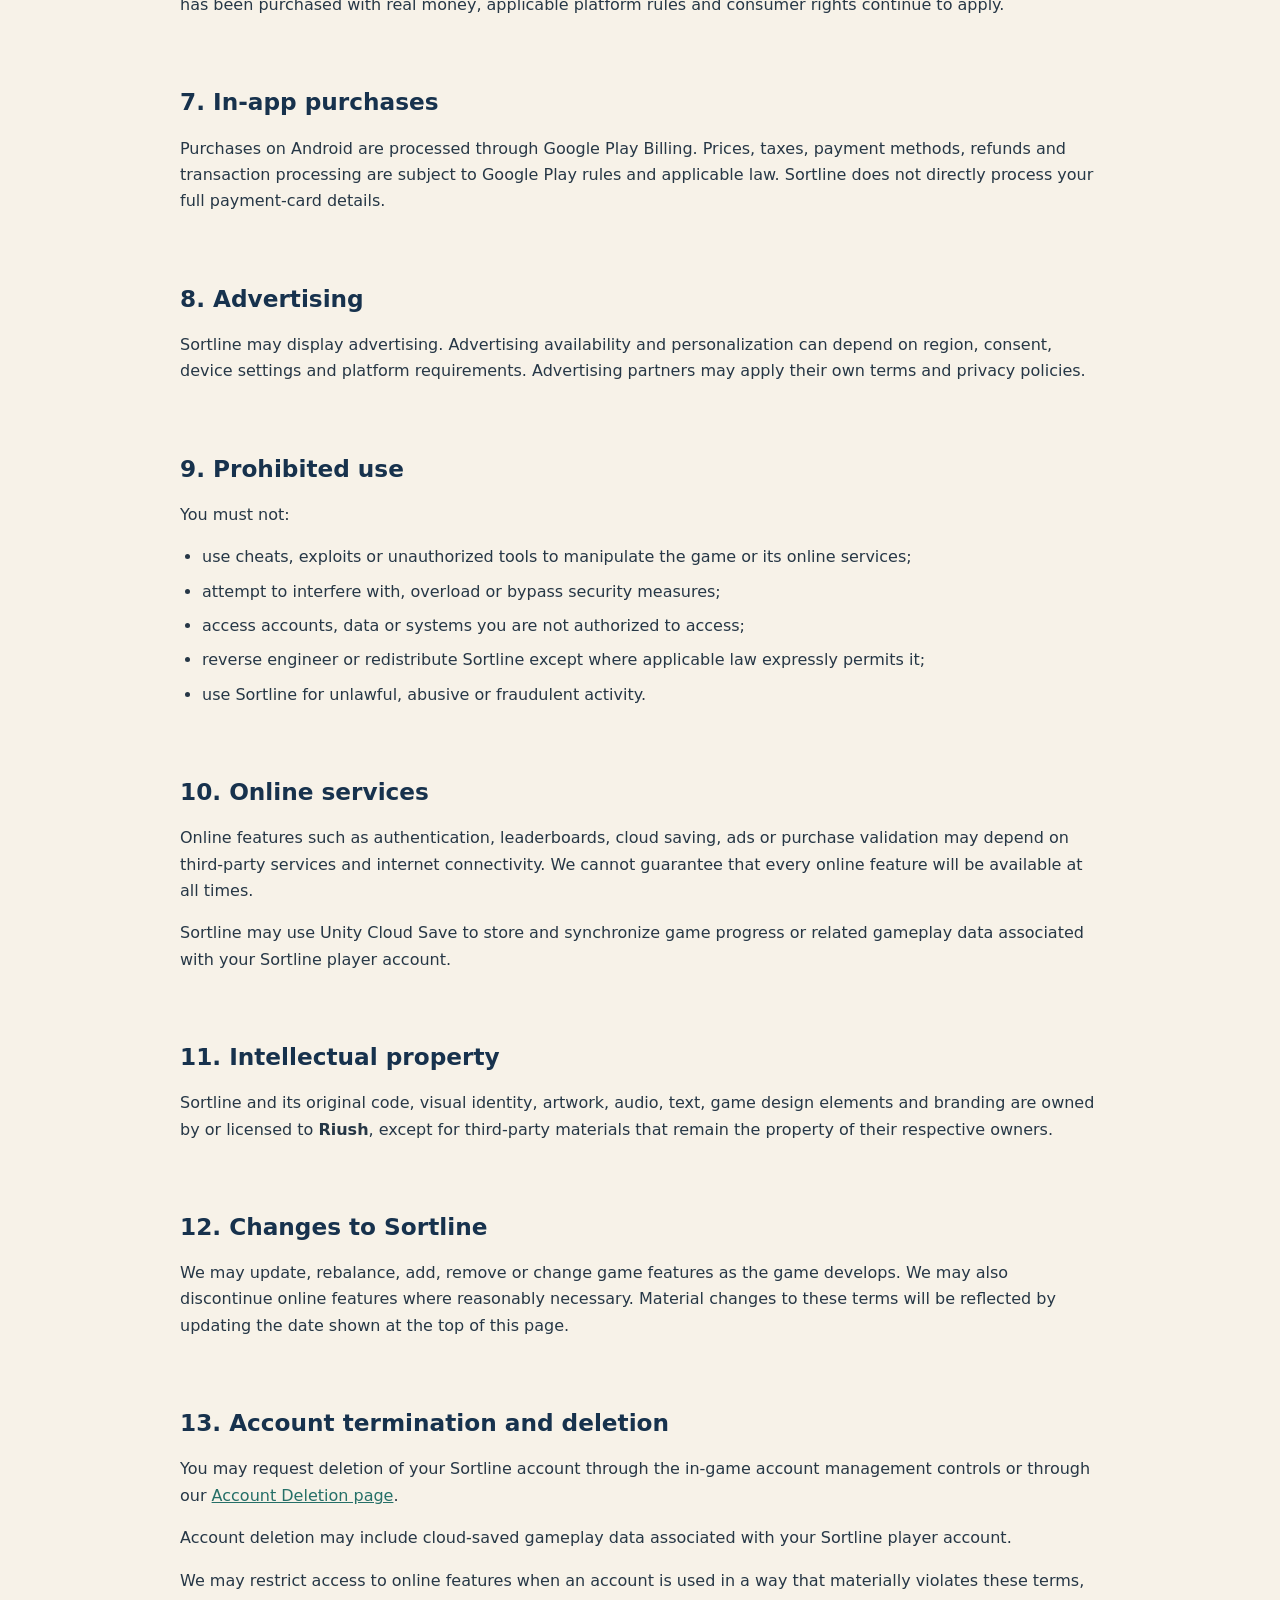
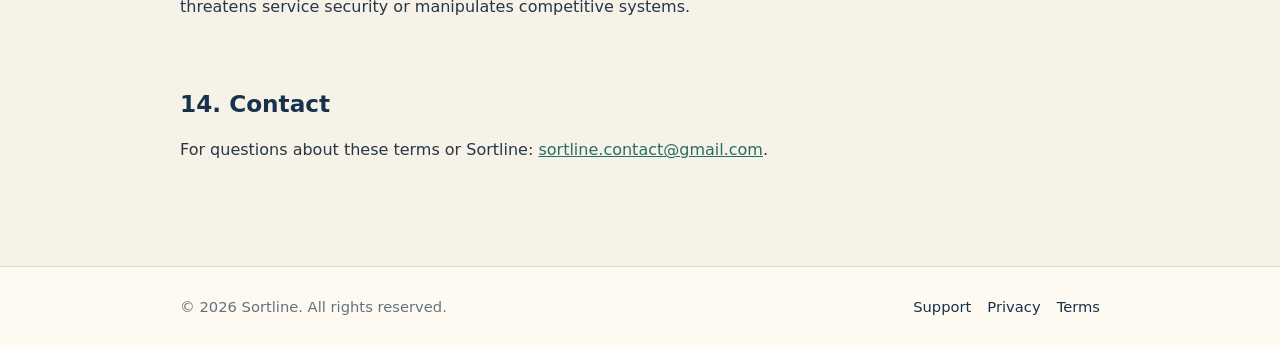
<file: terms/index.html>
<!doctype html>
<html lang="en">
<head>
  <meta charset="utf-8">
  <meta name="viewport" content="width=device-width, initial-scale=1">
  <meta name="description" content="Terms of Use for Sortline.">
  <meta name="robots" content="index, follow">
  <title>Terms of Use — Sortline</title>
  <link rel="stylesheet" href="../styles.css">
</head>

<body>
  <header class="site-header">
    <nav class="nav" aria-label="Main navigation">
      <a class="brand" href="../">
        <span class="brand-mark" aria-hidden="true">S</span>
        <span>Sortline</span>
      </a>

      <div class="nav-links">
        <a href="../">Home</a>
        <a href="../privacy/">Privacy</a>
        <a href="../terms/" aria-current="page">Terms</a>
        <a href="../delete-account/">Delete Account</a>
        <a href="../support/">Support</a>
      </div>
    </nav>
  </header>

  <main class="content">
    <p class="eyebrow">Sortline</p>
    <h1 class="page-title">Terms of Use</h1>
    <p class="meta">Last updated: September 27, 2026</p>

    <section>
      <h2>1. About these terms</h2>

      <p>
        These Terms of Use apply to Sortline, provided by
        <strong>Riush</strong>. By downloading or using Sortline, you agree to use the
        game in accordance with these terms and the rules of the platform through which
        you obtained it.
      </p>
    </section>

    <section>
      <h2>2. License to use Sortline</h2>

      <p>
        We grant you a limited, personal, non-exclusive, non-transferable and revocable
        right to use Sortline for personal entertainment, subject to these terms and
        applicable platform rules. You do not acquire ownership of the game, its code,
        artwork, audio, characters, brand or other intellectual property.
      </p>
    </section>

    <section>
      <h2>3. Accounts and player identity</h2>

      <p>
        Some features may use a Sortline player account or app-specific player identity.
        Authentication may be provided using Unity services and may also connect to
        Google Play Games where available.
      </p>

      <p>
        You are responsible for activity performed through your player identity and for
        keeping access to your device and linked platform accounts secure.
      </p>
    </section>

    <section>
      <h2>4. Google Play Games and player names</h2>

      <p>
        Sortline may display a player name, platform name or in-game name in online
        features such as leaderboards. Do not use names that impersonate others, contain
        unlawful content, harass users or intentionally disrupt the service. We may
        remove or restrict names or leaderboard entries when reasonably necessary to
        protect the game or other users.
      </p>
    </section>

    <section>
      <h2>5. Leaderboards and fair play</h2>

      <p>
        Leaderboards are intended to reflect legitimate gameplay. You must not manipulate
        scores or online systems through cheats, automation, modified clients, exploits,
        unauthorized tools, fabricated requests or other methods that produce results
        not achievable through normal play.
      </p>

      <p>
        We may remove invalid scores, reset affected leaderboard data or restrict online
        functionality when we have reasonable evidence of manipulation or abuse.
      </p>
    </section>

    <section>
      <h2>6. Virtual items, coins, Credits and skins</h2>

      <p>
        Sortline may include virtual items such as coins, Credits, skins or other in-game
        content. Unless explicitly stated otherwise, virtual items are licensed for use
        inside Sortline, have no cash value and cannot be exchanged for real money.
      </p>

      <p>
        We may adjust game balance, rewards, prices or availability of virtual content
        as Sortline evolves. Where an item has been purchased with real money, applicable
        platform rules and consumer rights continue to apply.
      </p>
    </section>

    <section>
      <h2>7. In-app purchases</h2>

      <p>
        Purchases on Android are processed through Google Play Billing. Prices, taxes,
        payment methods, refunds and transaction processing are subject to Google Play
        rules and applicable law. Sortline does not directly process your full
        payment-card details.
      </p>
    </section>

    <section>
      <h2>8. Advertising</h2>

      <p>
        Sortline may display advertising. Advertising availability and personalization
        can depend on region, consent, device settings and platform requirements.
        Advertising partners may apply their own terms and privacy policies.
      </p>
    </section>

    <section>
      <h2>9. Prohibited use</h2>

      <p>You must not:</p>

      <ul class="clean-list">
        <li>
          use cheats, exploits or unauthorized tools to manipulate the game or its
          online services;
        </li>

        <li>
          attempt to interfere with, overload or bypass security measures;
        </li>

        <li>
          access accounts, data or systems you are not authorized to access;
        </li>

        <li>
          reverse engineer or redistribute Sortline except where applicable law
          expressly permits it;
        </li>

        <li>
          use Sortline for unlawful, abusive or fraudulent activity.
        </li>
      </ul>
    </section>

    <section>
      <h2>10. Online services</h2>

      <p>
        Online features such as authentication, leaderboards, cloud saving, ads or
        purchase validation may depend on third-party services and internet connectivity.
        We cannot guarantee that every online feature will be available at all times.
      </p>

      <p>
        Sortline may use Unity Cloud Save to store and synchronize game progress or
        related gameplay data associated with your Sortline player account.
      </p>
    </section>

    <section>
      <h2>11. Intellectual property</h2>

      <p>
        Sortline and its original code, visual identity, artwork, audio, text, game design
        elements and branding are owned by or licensed to <strong>Riush</strong>, except
        for third-party materials that remain the property of their respective owners.
      </p>
    </section>

    <section>
      <h2>12. Changes to Sortline</h2>

      <p>
        We may update, rebalance, add, remove or change game features as the game develops.
        We may also discontinue online features where reasonably necessary. Material
        changes to these terms will be reflected by updating the date shown at the top
        of this page.
      </p>
    </section>

    <section>
      <h2>13. Account termination and deletion</h2>

      <p>
        You may request deletion of your Sortline account through the in-game account
        management controls or through our
        <a href="../delete-account/">Account Deletion page</a>.
      </p>

      <p>
        Account deletion may include cloud-saved gameplay data associated with your
        Sortline player account.
      </p>

      <p>
        We may restrict access to online features when an account is used in a way that
        materially violates these terms, threatens service security or manipulates
        competitive systems.
      </p>
    </section>

    <section>
      <h2>14. Contact</h2>

      <p>
        For questions about these terms or Sortline:
        <a href="mailto:sortline.contact@gmail.com">sortline.contact@gmail.com</a>.
      </p>
    </section>
  </main>

  <footer class="site-footer">
    <div class="footer-inner">
      <div>© 2026 Sortline. All rights reserved.</div>

      <div class="footer-links">
        <a href="../support/">Support</a>
        <a href="../privacy/">Privacy</a>
        <a href="../terms/">Terms</a>
      </div>
    </div>
  </footer>
</body>
</html>
</file>
<file: styles.css>
:root {
  --cream: #f7f2e8;
  --cream-2: #fffaf1;
  --navy: #17324d;
  --navy-2: #0f263b;
  --teal: #2f8f83;
  --teal-dark: #256f67;
  --text: #263746;
  --muted: #64727d;
  --border: #d8ddd8;
  --white: #ffffff;
  --shadow: 0 12px 30px rgba(23, 50, 77, 0.08);
  --radius: 18px;
  --max-width: 920px;
}

* {
  box-sizing: border-box;
}

html {
  scroll-behavior: smooth;
}

body {
  margin: 0;
  background: var(--cream);
  color: var(--text);
  font-family: Inter, ui-sans-serif, system-ui, -apple-system, BlinkMacSystemFont, "Segoe UI", sans-serif;
  line-height: 1.65;
}

a {
  color: var(--teal-dark);
}

a:hover {
  color: var(--navy);
}

a:focus-visible,
button:focus-visible {
  outline: 3px solid rgba(47, 143, 131, 0.4);
  outline-offset: 3px;
}

.site-header {
  background: var(--cream-2);
  border-bottom: 1px solid var(--border);
}

.nav {
  width: min(calc(100% - 32px), var(--max-width));
  margin: 0 auto;
  min-height: 70px;
  display: flex;
  align-items: center;
  justify-content: space-between;
  gap: 18px;
}

.brand {
  display: inline-flex;
  align-items: center;
  gap: 10px;
  color: var(--navy);
  font-weight: 800;
  text-decoration: none;
  letter-spacing: 0.02em;
}

.brand-mark {
  width: 34px;
  height: 34px;
  display: grid;
  place-items: center;
  border-radius: 10px;
  background: var(--navy);
  color: var(--cream-2);
  font-weight: 900;
}

.nav-links {
  display: flex;
  flex-wrap: wrap;
  gap: 8px 14px;
  justify-content: flex-end;
}

.nav-links a {
  color: var(--navy);
  text-decoration: none;
  font-weight: 650;
  font-size: 0.95rem;
}

.nav-links a:hover,
.nav-links a[aria-current="page"] {
  color: var(--teal-dark);
}

main {
  width: min(calc(100% - 32px), var(--max-width));
  margin: 0 auto;
}

.hero {
  padding: 76px 0 52px;
}

.eyebrow {
  display: inline-block;
  margin: 0 0 14px;
  color: var(--teal-dark);
  font-weight: 800;
  letter-spacing: 0.08em;
  text-transform: uppercase;
  font-size: 0.78rem;
}

h1,
h2,
h3 {
  color: var(--navy);
  line-height: 1.2;
}

h1 {
  margin: 0;
  font-size: clamp(2.7rem, 10vw, 5.2rem);
  letter-spacing: -0.045em;
}

.page-title {
  font-size: clamp(2.2rem, 7vw, 3.8rem);
}

.tagline {
  margin: 12px 0 0;
  color: var(--teal-dark);
  font-size: clamp(1.15rem, 3vw, 1.45rem);
  font-weight: 750;
}

.lead {
  max-width: 680px;
  margin: 22px 0 0;
  font-size: 1.08rem;
  color: var(--muted);
}

.actions {
  display: flex;
  flex-wrap: wrap;
  gap: 12px;
  margin-top: 30px;
}

.button {
  display: inline-flex;
  align-items: center;
  justify-content: center;
  min-height: 46px;
  padding: 11px 18px;
  border-radius: 999px;
  background: var(--navy);
  color: var(--white);
  text-decoration: none;
  font-weight: 750;
  border: 1px solid var(--navy);
}

.button:hover {
  background: var(--navy-2);
  color: var(--white);
}

.button-secondary {
  background: transparent;
  color: var(--navy);
}

.button-secondary:hover {
  background: var(--cream-2);
  color: var(--navy);
}

.grid {
  display: grid;
  grid-template-columns: repeat(2, minmax(0, 1fr));
  gap: 16px;
  padding: 8px 0 70px;
}

.card {
  display: block;
  padding: 22px;
  border: 1px solid var(--border);
  border-radius: var(--radius);
  background: var(--cream-2);
  box-shadow: var(--shadow);
  text-decoration: none;
}

.card h2,
.card h3 {
  margin-top: 0;
}

.card p:last-child {
  margin-bottom: 0;
}

.link-card {
  color: inherit;
}

.link-card:hover {
  transform: translateY(-1px);
  border-color: rgba(47, 143, 131, 0.45);
}

.content {
  padding: 54px 0 72px;
}

.content section {
  padding: 6px 0 14px;
}

.content h2 {
  margin-top: 34px;
  font-size: 1.45rem;
}

.content h3 {
  margin-top: 26px;
  font-size: 1.1rem;
}

.meta {
  color: var(--muted);
  margin-top: 12px;
}

.notice {
  margin: 24px 0;
  padding: 18px 20px;
  border-left: 4px solid var(--teal);
  border-radius: 0 12px 12px 0;
  background: var(--cream-2);
}

.warning {
  border-left-color: #9c7434;
}

.clean-list {
  padding-left: 22px;
}

.clean-list li + li {
  margin-top: 8px;
}

.data-table {
  width: 100%;
  border-collapse: collapse;
  margin: 18px 0 28px;
  background: var(--cream-2);
  border-radius: 14px;
  overflow: hidden;
}

.data-table th,
.data-table td {
  padding: 12px 14px;
  border-bottom: 1px solid var(--border);
  text-align: left;
  vertical-align: top;
}

.data-table th {
  color: var(--navy);
}

code {
  padding: 0.12em 0.35em;
  border-radius: 6px;
  background: rgba(23, 50, 77, 0.08);
  color: var(--navy-2);
}

.site-footer {
  border-top: 1px solid var(--border);
  background: var(--cream-2);
}

.footer-inner {
  width: min(calc(100% - 32px), var(--max-width));
  margin: 0 auto;
  padding: 28px 0;
  display: flex;
  justify-content: space-between;
  gap: 20px;
  flex-wrap: wrap;
  color: var(--muted);
  font-size: 0.92rem;
}

.footer-links {
  display: flex;
  flex-wrap: wrap;
  gap: 10px 16px;
}

.footer-links a {
  color: var(--navy);
  text-decoration: none;
}

.footer-links a:hover {
  color: var(--teal-dark);
}

@media (max-width: 720px) {
  .nav {
    align-items: flex-start;
    flex-direction: column;
    padding: 16px 0;
  }

  .nav-links {
    justify-content: flex-start;
  }

  .hero {
    padding-top: 54px;
  }

  .grid {
    grid-template-columns: 1fr;
  }

  .data-table,
  .data-table thead,
  .data-table tbody,
  .data-table th,
  .data-table td,
  .data-table tr {
    display: block;
  }

  .data-table thead {
    position: absolute;
    width: 1px;
    height: 1px;
    overflow: hidden;
    clip: rect(0 0 0 0);
  }

  .data-table tr {
    border-bottom: 1px solid var(--border);
  }

  .data-table td {
    border: 0;
  }

  .data-table td::before {
    content: attr(data-label);
    display: block;
    color: var(--navy);
    font-weight: 800;
    margin-bottom: 4px;
  }
}
</file>
